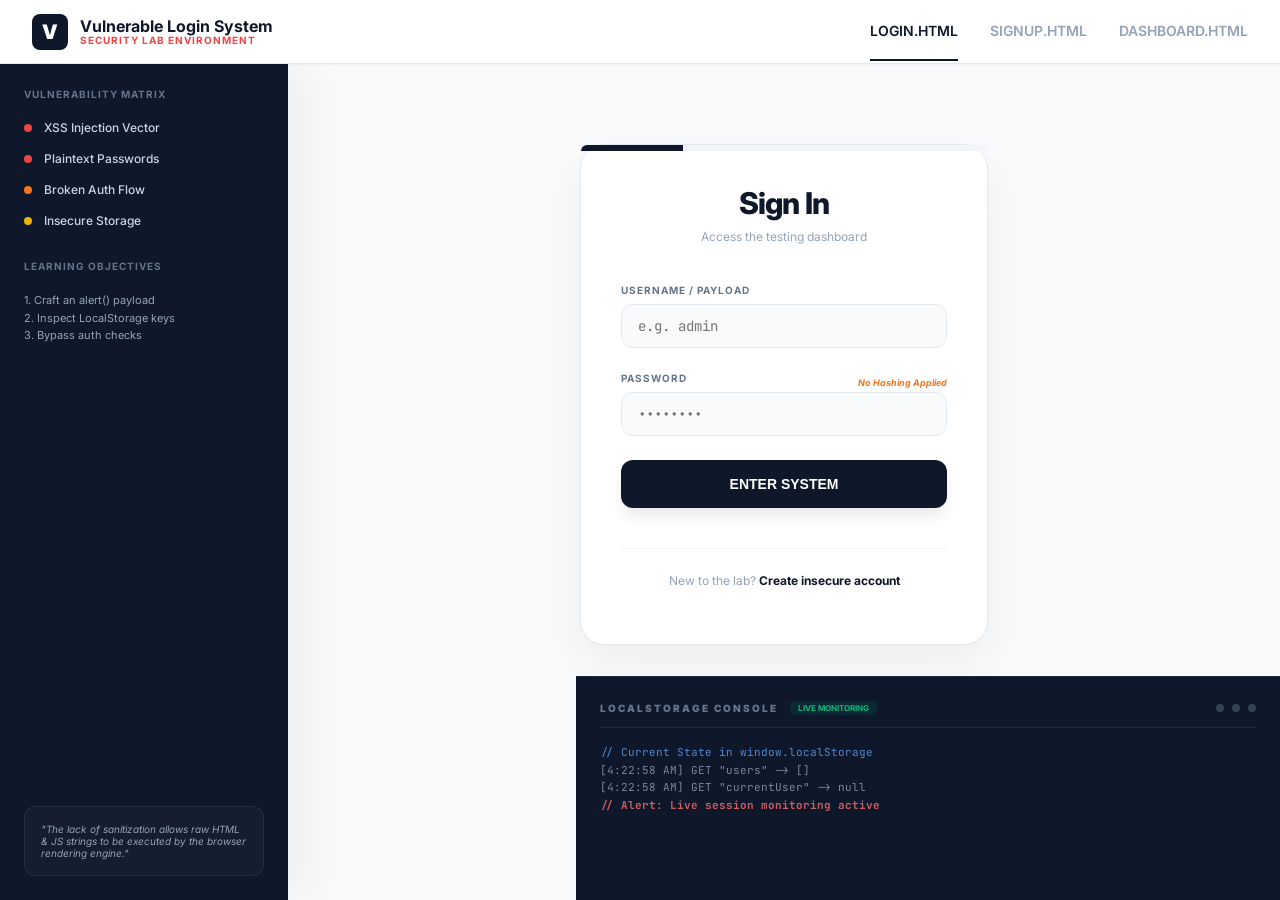
<file: index.html>
<!doctype html>
<html lang="en">
  <head>
    <meta charset="UTF-8" />
    <meta name="viewport" content="width=device-width, initial-scale=1.0" />
    <title>Vulnerable Login System</title>
    <meta http-equiv="refresh" content="0; url=login.html" />
  </head>
  <body>
    <p>Redirecting to <a href="login.html">login page</a>...</p>
    <script>
      window.location.href = "login.html";
    </script>
  </body>
</html>
</file>
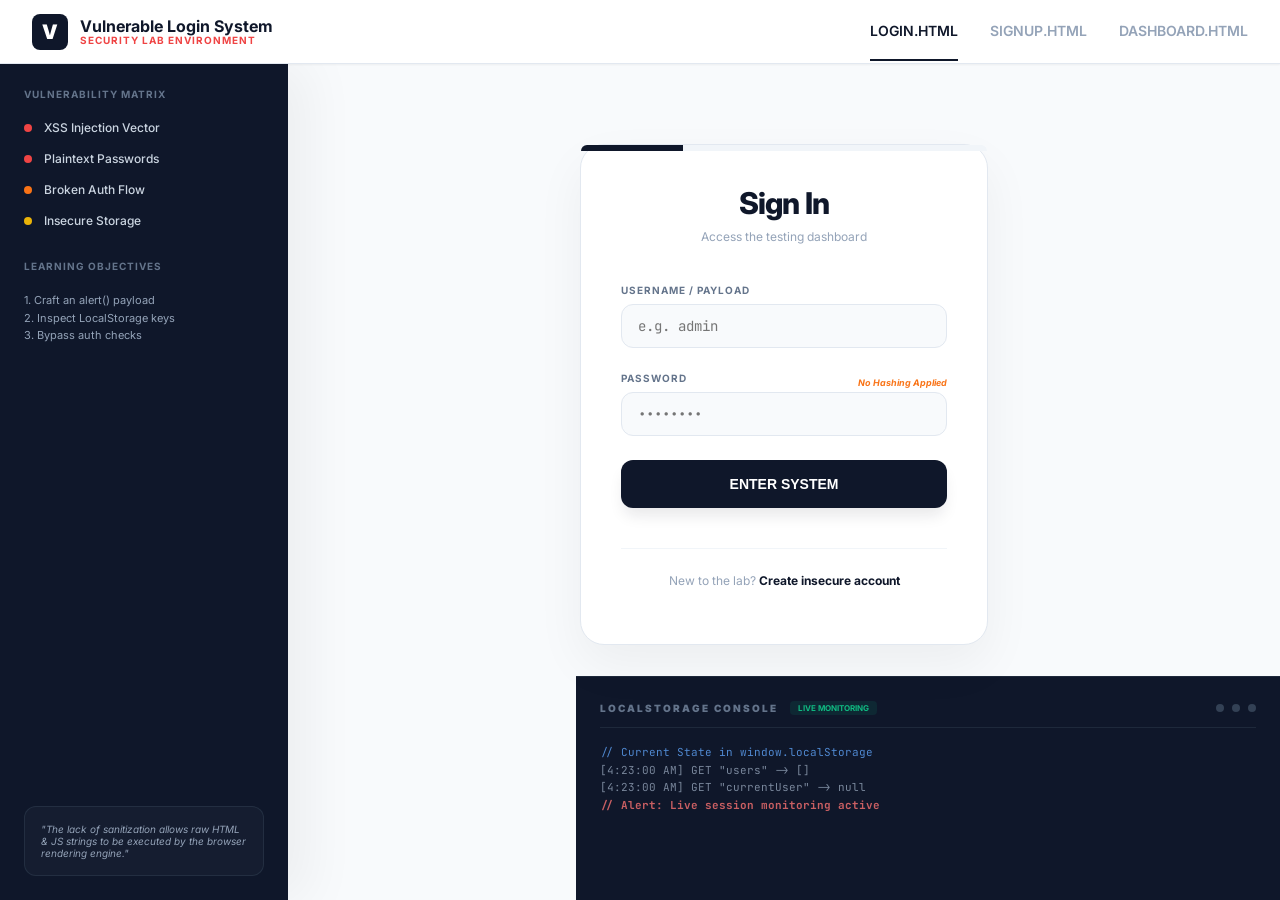
<file: dashboard.html>
<!DOCTYPE html>
<html lang="en">
<head>
    <meta charset="UTF-8">
    <meta name="viewport" content="width=device-width, initial-scale=1.0">
    <title>Dashboard - Vulnerable Login System</title>
    <link rel="stylesheet" href="style.css">
</head>
<body>
    <nav class="navbar">
        <div class="nav-brand">
            <div class="brand-icon">V</div>
            <div class="brand-text-wrapper">
                <span class="brand-name">Vulnerable Login System</span>
                <span class="brand-sub">Security Lab Environment</span>
            </div>
        </div>
        <div class="nav-links">
            <a href="login.html">LOGIN.HTML</a>
            <a href="signup.html">SIGNUP.HTML</a>
            <a href="dashboard.html" class="active">DASHBOARD.HTML</a>
        </div>
    </nav>

    <div class="app-layout">
        <aside class="sidebar">
            <div class="sidebar-section">
                <h3>Vulnerability Matrix</h3>
                <ul class="vuln-list">
                    <li class="vuln-item"><div class="dot red"></div>XSS Injection Vector</li>
                    <li class="vuln-item"><div class="dot red"></div>Plaintext Passwords</li>
                    <li class="vuln-item"><div class="dot orange"></div>Broken Auth Flow</li>
                    <li class="vuln-item"><div class="dot yellow"></div>Insecure Storage</li>
                </ul>
            </div>
            <div class="sidebar-section">
                <h3>Learning Objectives</h3>
                <p class="sidebar-note">1. Craft an alert() payload<br>2. Inspect LocalStorage keys<br>3. Bypass auth checks</p>
            </div>
            <div class="sidebar-quote">
                "The lack of sanitization allows raw HTML & JS strings to be executed by the browser rendering engine."
            </div>
        </aside>

        <main class="main-content">
            <div class="container" style="max-width: 800px;">
                <div class="dashboard-card">
                    <div class="dashboard-header">
                        <h1 id="welcomeMessage">Welcome, guest!</h1>
                        <button id="logoutBtn" class="btn-secondary">Logout</button>
                    </div>
                    
                    <section class="content">
                        <div style="display: flex; gap: 20px; flex-wrap: wrap;">
                            <div style="flex: 1; min-width: 250px;">
                                <h2>User Stats</h2>
                                <p style="margin: 10px 0;">Status: <span class="badge">Authenticated</span></p>
                                <p style="font-size: 14px; color: #64748b;">This environment allows you to test common vulnerabilities in a controlled lab setting.</p>
                            </div>
                            
                            <div style="flex: 1; min-width: 250px;">
                                <div class="dashboard-vuln-info">
                                    <h3>Security Warning</h3>
                                    <p style="font-size: 12px; margin-bottom: 10px;">This dashboard is intentionally insecure. Try the following:</p>
                                    <ul>
                                        <li><strong>Stored XSS:</strong> Sign up with a username like <code>&lt;script&gt;alert('XSS!')&lt;/script&gt;</code></li>
                                        <li><strong>Session Hijacking:</strong> Look at <code>localStorage</code> in console.</li>
                                        <li><strong>Plaintext storage:</strong> Users are stored as raw text.</li>
                                    </ul>
                                </div>
                            </div>
                        </div>
                    </section>
                </div>
            </div>

            <div class="console-monitor">
                <div class="console-header">
                    <div class="console-title">
                        <span class="console-label">LocalStorage Console</span>
                        <span class="live-badge">LIVE MONITORING</span>
                    </div>
                    <div class="console-dots">
                        <div class="console-dot"></div>
                        <div class="console-dot"></div>
                        <div class="console-dot"></div>
                    </div>
                </div>
                <div class="console-content">
                    <div class="log-blue">// Current State in window.localStorage</div>
                    <div id="consoleLog" class="log-slate">
                        [LIVE] Listening for storage events...
                    </div>
                </div>
            </div>
        </main>
    </div>
    <script src="script.js"></script>
    <script>
        // Inline script to handle direct dashboard logic
        document.addEventListener('DOMContentLoaded', () => {
            const currentUser = localStorage.getItem('currentUser');
            if (!currentUser) {
                window.location.href = 'login.html';
                return;
            }
            
            // INTENTIONALLY VULNERABLE: Using innerHTML allows XSS
            document.getElementById('welcomeMessage').innerHTML = `Welcome, ${currentUser}!`;
        });

        // Simple console log simulator for the UI
        function updateConsole() {
            const log = document.getElementById('consoleLog');
            if (!log) return;
            const users = localStorage.getItem('users') || '[]';
            const current = localStorage.getItem('currentUser') || 'null';
            log.innerHTML = `
                <div class="log-slate">[${new Date().toLocaleTimeString()}] GET "users" -> ${users}</div>
                <div class="log-slate">[${new Date().toLocaleTimeString()}] GET "currentUser" -> ${current}</div>
                <div class="log-white mt-3">// Alert: Rendering component with unescaped data: "${current}"</div>
            `;
        }
        setInterval(updateConsole, 2000);
        updateConsole();
    </script>
</body>
</html>
</file>
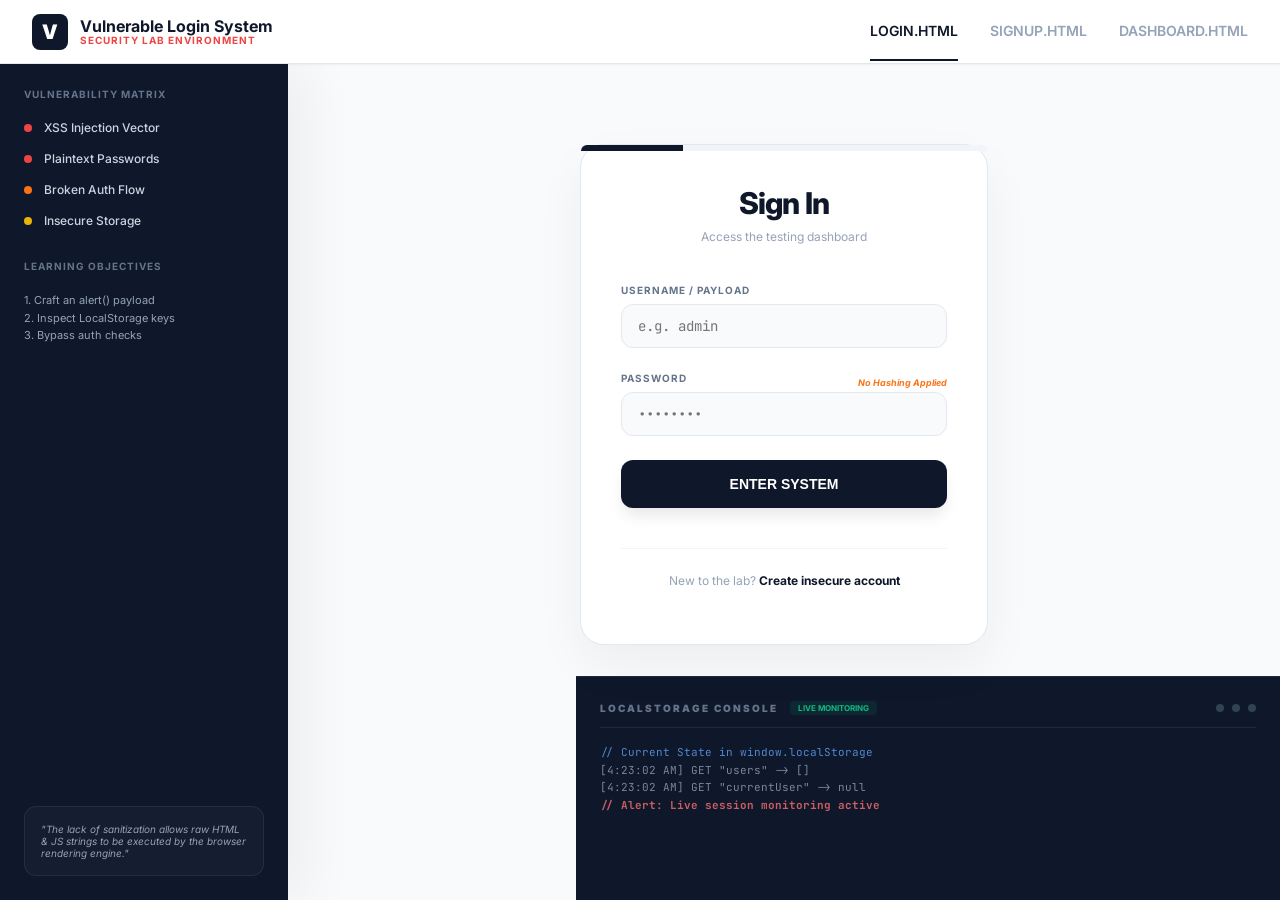
<file: login.html>
<!DOCTYPE html>
<html lang="en">
<head>
    <meta charset="UTF-8">
    <meta name="viewport" content="width=device-width, initial-scale=1.0">
    <title>Login - Vulnerable Login System</title>
    <link rel="stylesheet" href="style.css">
</head>
<body>
    <nav class="navbar">
        <div class="nav-brand">
            <div class="brand-icon">V</div>
            <div class="brand-text-wrapper">
                <span class="brand-name">Vulnerable Login System</span>
                <span class="brand-sub">Security Lab Environment</span>
            </div>
        </div>
        <div class="nav-links">
            <a href="login.html" class="active">LOGIN.HTML</a>
            <a href="signup.html">SIGNUP.HTML</a>
            <a href="dashboard.html">DASHBOARD.HTML</a>
        </div>
    </nav>

    <div class="app-layout">
        <aside class="sidebar">
            <div class="sidebar-section">
                <h3>Vulnerability Matrix</h3>
                <ul class="vuln-list">
                    <li class="vuln-item"><div class="dot red"></div>XSS Injection Vector</li>
                    <li class="vuln-item"><div class="dot red"></div>Plaintext Passwords</li>
                    <li class="vuln-item"><div class="dot orange"></div>Broken Auth Flow</li>
                    <li class="vuln-item"><div class="dot yellow"></div>Insecure Storage</li>
                </ul>
            </div>
            <div class="sidebar-section">
                <h3>Learning Objectives</h3>
                <p class="sidebar-note">1. Craft an alert() payload<br>2. Inspect LocalStorage keys<br>3. Bypass auth checks</p>
            </div>
            <div class="sidebar-quote">
                "The lack of sanitization allows raw HTML & JS strings to be executed by the browser rendering engine."
            </div>
        </aside>

        <main class="main-content">
            <div class="container">
                <div class="form-card">
                    <div class="card-progress"></div>
                    <h1>Sign In</h1>
                    <p class="subtitle">Access the testing dashboard</p>
                    
                    <!-- Login Form -->
                    <form id="loginForm">
                        <div class="form-group">
                            <label>Username / Payload</label>
                            <input type="text" id="username" placeholder="e.g. admin" required>
                        </div>
                        <div class="form-group">
                            <div class="label-row">
                                <label>Password</label>
                                <span class="label-badge">No Hashing Applied</span>
                            </div>
                            <input type="password" id="password" placeholder="••••••••" required>
                        </div>
                        <button type="submit" class="btn-primary">ENTER SYSTEM</button>
                    </form>
                    
                    <p class="footer-link">New to the lab? <a href="signup.html">Create insecure account</a></p>
                    
                    <div id="message" class="message"></div>
                </div>
            </div>

            <div class="console-monitor">
                <div class="console-header">
                    <div class="console-title">
                        <span class="console-label">LocalStorage Console</span>
                        <span class="live-badge">LIVE MONITORING</span>
                    </div>
                    <div class="console-dots">
                        <div class="console-dot"></div>
                        <div class="console-dot"></div>
                        <div class="console-dot"></div>
                    </div>
                </div>
                <div class="console-content">
                    <div class="log-blue">// Current State in window.localStorage</div>
                    <div id="consoleLog" class="log-slate">
                        [LIVE] Listening for storage events...
                    </div>
                </div>
            </div>
        </main>
    </div>
    <script src="script.js"></script>
    <script>
        // Simple console log simulator for the UI
        function updateConsole() {
            const log = document.getElementById('consoleLog');
            if (!log) return;
            const users = localStorage.getItem('users') || '[]';
            const current = localStorage.getItem('currentUser') || 'null';
            log.innerHTML = `
                <div class="log-slate">[${new Date().toLocaleTimeString()}] GET "users" -> ${users}</div>
                <div class="log-slate">[${new Date().toLocaleTimeString()}] GET "currentUser" -> ${current}</div>
                <div class="log-red mt-3">// Alert: Live session monitoring active</div>
            `;
        }
        setInterval(updateConsole, 2000);
        updateConsole();
    </script>
</body>
</html>
</file>
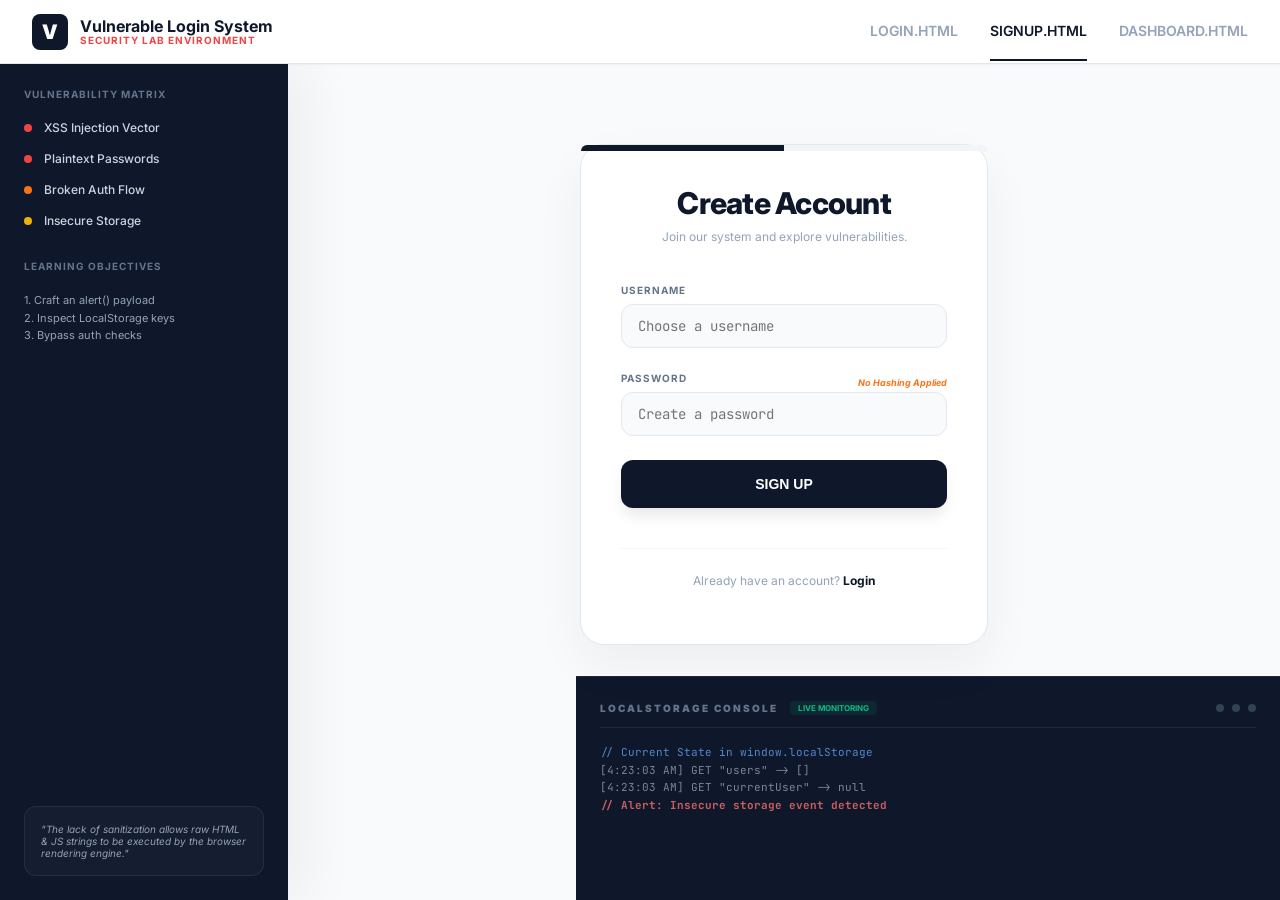
<file: signup.html>
<!DOCTYPE html>
<html lang="en">
<head>
    <meta charset="UTF-8">
    <meta name="viewport" content="width=device-width, initial-scale=1.0">
    <title>Sign Up - Vulnerable Login System</title>
    <link rel="stylesheet" href="style.css">
</head>
<body>
    <nav class="navbar">
        <div class="nav-brand">
            <div class="brand-icon">V</div>
            <div class="brand-text-wrapper">
                <span class="brand-name">Vulnerable Login System</span>
                <span class="brand-sub">Security Lab Environment</span>
            </div>
        </div>
        <div class="nav-links">
            <a href="login.html">LOGIN.HTML</a>
            <a href="signup.html" class="active">SIGNUP.HTML</a>
            <a href="dashboard.html">DASHBOARD.HTML</a>
        </div>
    </nav>

    <div class="app-layout">
        <aside class="sidebar">
            <div class="sidebar-section">
                <h3>Vulnerability Matrix</h3>
                <ul class="vuln-list">
                    <li class="vuln-item"><div class="dot red"></div>XSS Injection Vector</li>
                    <li class="vuln-item"><div class="dot red"></div>Plaintext Passwords</li>
                    <li class="vuln-item"><div class="dot orange"></div>Broken Auth Flow</li>
                    <li class="vuln-item"><div class="dot yellow"></div>Insecure Storage</li>
                </ul>
            </div>
            <div class="sidebar-section">
                <h3>Learning Objectives</h3>
                <p class="sidebar-note">1. Craft an alert() payload<br>2. Inspect LocalStorage keys<br>3. Bypass auth checks</p>
            </div>
            <div class="sidebar-quote">
                "The lack of sanitization allows raw HTML & JS strings to be executed by the browser rendering engine."
            </div>
        </aside>

        <main class="main-content">
            <div class="container">
                <div class="form-card">
                    <div class="card-progress" style="width: 50%"></div>
                    <h1>Create Account</h1>
                    <p class="subtitle">Join our system and explore vulnerabilities.</p>
                    
                    <!-- Signup Form -->
                    <form id="signupForm">
                        <div class="form-group">
                            <label>Username</label>
                            <input type="text" id="username" placeholder="Choose a username" required>
                        </div>
                        <div class="form-group">
                            <div class="label-row">
                                <label>Password</label>
                                <span class="label-badge">No Hashing Applied</span>
                            </div>
                            <input type="password" id="password" placeholder="Create a password" required>
                        </div>
                        <button type="submit" class="btn-primary">SIGN UP</button>
                    </form>
                    
                    <p class="footer-link">Already have an account? <a href="login.html">Login</a></p>
                    
                    <div id="message" class="message"></div>
                </div>
            </div>

            <div class="console-monitor">
                <div class="console-header">
                    <div class="console-title">
                        <span class="console-label">LocalStorage Console</span>
                        <span class="live-badge">LIVE MONITORING</span>
                    </div>
                    <div class="console-dots">
                        <div class="console-dot"></div>
                        <div class="console-dot"></div>
                        <div class="console-dot"></div>
                    </div>
                </div>
                <div class="console-content">
                    <div class="log-blue">// Current State in window.localStorage</div>
                    <div id="consoleLog" class="log-slate">
                        [LIVE] Listening for account creation...
                    </div>
                </div>
            </div>
        </main>
    </div>
    <script src="script.js"></script>
    <script>
        // Simple console log simulator for the UI
        function updateConsole() {
            const log = document.getElementById('consoleLog');
            if (!log) return;
            const users = localStorage.getItem('users') || '[]';
            const current = localStorage.getItem('currentUser') || 'null';
            log.innerHTML = `
                <div class="log-slate">[${new Date().toLocaleTimeString()}] GET "users" -> ${users}</div>
                <div class="log-slate">[${new Date().toLocaleTimeString()}] GET "currentUser" -> ${current}</div>
                <div class="log-red mt-3">// Alert: Insecure storage event detected</div>
            `;
        }
        setInterval(updateConsole, 2000);
        updateConsole();
    </script>
</body>
</html>
</file>
<file: style.css>
/* 
   Vulnerable Login System - Sleek Interface Theme
   Security Lab Aesthetic
*/

@import url('https://fonts.googleapis.com/css2?family=Inter:wght@400;500;600;700;800;900&family=JetBrains+Mono:wght@400;500&display=swap');

:root {
    --primary: #0f172a; /* slate-900 */
    --primary-hover: #1e293b; /* slate-800 */
    --bg-color: #f8fafc; /* slate-50 */
    --card-bg: #ffffff;
    --text-main: #0f172a;
    --text-muted: #64748b; /* slate-500 */
    --border-color: #e2e8f0; /* slate-200 */
    --accent-red: #ef4444;
    --accent-orange: #f97316;
    --accent-yellow: #eab308;
    --sidebar-bg: #0f172a;
}

* {
    box-sizing: border-box;
    margin: 0;
    padding: 0;
}

body {
    font-family: 'Inter', sans-serif;
    background-color: var(--bg-color);
    color: var(--text-main);
    height: 100vh;
    overflow: hidden;
    display: flex;
    flex-direction: column;
}

/* Layout Structure */
.app-layout {
    display: flex;
    flex: 1;
    overflow: hidden;
    position: relative;
}

/* Navbar */
.navbar {
    height: 64px;
    background: white;
    border-bottom: 1px solid var(--border-color);
    display: flex;
    align-items: center;
    justify-content: space-between;
    padding: 0 32px;
    flex-shrink: 0;
    box-shadow: 0 1px 2px 0 rgba(0, 0, 0, 0.05);
    z-index: 20;
}

.nav-brand {
    display: flex;
    align-items: center;
    gap: 12px;
}

.brand-icon {
    width: 36px;
    height: 36px;
    background: var(--sidebar-bg);
    border-radius: 8px;
    color: white;
    display: flex;
    align-items: center;
    justify-content: center;
    font-weight: 900;
    font-size: 20px;
}

.brand-text-wrapper {
    display: flex;
    flex-direction: column;
}

.brand-name {
    font-weight: 700;
    font-size: 16px;
    line-height: 1;
}

.brand-sub {
    font-size: 10px;
    color: var(--accent-red);
    font-weight: 700;
    text-transform: uppercase;
    letter-spacing: 0.1em;
}

.nav-links {
    display: flex;
    gap: 32px;
    font-size: 14px;
    font-weight: 600;
    color: #94a3b8;
}

.nav-links .active {
    color: var(--text-main);
    border-bottom: 2px solid var(--text-main);
    padding: 20px 0;
}

.nav-links span {
    padding: 20px 0;
    cursor: pointer;
}

.nav-links a {
    text-decoration: none;
    color: inherit;
    padding: 20px 0;
}

/* Sidebar */
.sidebar {
    width: 288px;
    background: var(--sidebar-bg);
    padding: 24px;
    display: flex;
    flex-direction: column;
    gap: 32px;
    flex-shrink: 0;
    box-shadow: 20px 0 50px rgba(0,0,0,0.05);
    z-index: 10;
}

.sidebar-section h3 {
    color: #64748b;
    font-size: 10px;
    font-weight: 700;
    text-transform: uppercase;
    letter-spacing: 0.1em;
    margin-bottom: 20px;
}

.vuln-list {
    list-style: none;
    display: flex;
    flex-direction: column;
    gap: 16px;
}

.vuln-item {
    display: flex;
    align-items: center;
    gap: 12px;
    color: #cbd5e1;
    font-size: 12px;
    font-weight: 500;
}

.dot {
    width: 8px;
    height: 8px;
    border-radius: 50%;
}

.dot.red { background: var(--accent-red); }
.dot.orange { background: var(--accent-orange); }
.dot.yellow { background: var(--accent-yellow); }

.sidebar-note {
    font-size: 11px;
    color: #94a3b8;
    line-height: 1.6;
}

.sidebar-quote {
    margin-top: auto;
    padding: 16px;
    background: rgba(30, 41, 59, 0.4);
    border: 1px solid rgba(51, 65, 85, 0.5);
    border-radius: 12px;
    font-size: 10px;
    color: #94a3b8;
    font-style: italic;
}

/* Main Content Wrapper */
.main-content {
    flex: 1;
    display: flex;
    flex-direction: column;
    align-items: center;
    padding-top: 80px;
    overflow: auto;
    position: relative;
    background: var(--bg-color);
}

.container {
    width: 100%;
    max-width: 448px;
    padding: 0 20px;
    z-index: 2;
}

/* Form Card */
.form-card {
    background: white;
    padding: 40px;
    border-radius: 24px;
    border: 1px solid var(--border-color);
    box-shadow: 0 20px 50px rgba(0,0,0,0.05);
    position: relative;
}

.form-card::before {
    content: '';
    position: absolute;
    top: 0;
    left: 0;
    width: 100%;
    height: 6px;
    background: #f1f5f9;
    border-radius: 24px 24px 0 0;
}

.card-progress {
    position: absolute;
    top: 0;
    left: 0;
    width: 25%;
    height: 6px;
    background: var(--primary);
    border-radius: 24px 0 0 0;
}

h1 {
    font-size: 30px;
    font-weight: 800;
    margin-bottom: 8px;
    text-align: center;
    letter-spacing: -0.025em;
}

.subtitle {
    color: #94a3b8;
    text-align: center;
    margin-bottom: 40px;
    font-size: 12px;
}

/* Forms */
.form-group {
    margin-bottom: 24px;
}

label {
    display: block;
    font-size: 10px;
    font-weight: 700;
    color: #64748b;
    text-transform: uppercase;
    letter-spacing: 0.1em;
    margin-bottom: 8px;
}

.label-row {
    display: flex;
    justify-content: space-between;
    align-items: center;
}

.label-badge {
    font-size: 9px;
    color: var(--accent-orange);
    font-weight: 700;
    font-style: italic;
}

input {
    width: 100%;
    padding: 12px 16px;
    background: #f8fafc;
    border: 1px solid var(--border-color);
    border-radius: 12px;
    font-size: 14px;
    font-family: 'JetBrains Mono', monospace;
    transition: all 0.2s;
}

input:focus {
    outline: none;
    box-shadow: 0 0 0 2px var(--primary);
}

.btn-primary {
    width: 100%;
    background-color: var(--primary);
    color: white;
    padding: 16px;
    border: none;
    border-radius: 12px;
    font-size: 14px;
    font-weight: 700;
    cursor: pointer;
    transition: all 0.2s;
    box-shadow: 0 10px 15px -3px rgba(15, 23, 42, 0.1);
}

.btn-primary:hover {
    background-color: var(--primary-hover);
    transform: translateY(-1px);
}

.footer-link {
    text-align: center;
    margin-top: 40px;
    padding-top: 24px;
    border-top: 1px solid #f1f5f9;
    font-size: 12px;
    color: #94a3b8;
}

.footer-link a {
    color: var(--primary);
    text-decoration: none;
    font-weight: 700;
}

.footer-link a:hover {
    text-decoration: underline;
}

/* Console monitor (Bottom) */
.console-monitor {
    position: absolute;
    bottom: 0;
    right: 0;
    width: calc(100% - 288px);
    height: 224px;
    background: var(--sidebar-bg);
    border-top: 1px solid #1e293b;
    padding: 24px;
    display: flex;
    flex-direction: column;
}

.console-header {
    display: flex;
    justify-content: space-between;
    align-items: center;
    margin-bottom: 16px;
    padding-bottom: 12px;
    border-bottom: 1px solid #1e293b;
}

.console-title {
    display: flex;
    align-items: center;
    gap: 12px;
}

.console-label {
    font-size: 10px;
    font-weight: 900;
    color: #64748b;
    text-transform: uppercase;
    letter-spacing: 0.2em;
}

.live-badge {
    padding: 2px 8px;
    background: rgba(16, 185, 129, 0.1);
    color: #10b981;
    font-size: 8px;
    font-weight: 700;
    border-radius: 4px;
}

.console-dots {
    display: flex;
    gap: 8px;
}

.console-dot {
    width: 8px;
    height: 8px;
    border-radius: 50%;
    background: #334155;
}

.console-content {
    font-family: 'JetBrains Mono', monospace;
    font-size: 11px;
    line-height: 1.6;
    overflow: hidden;
    opacity: 0.8;
}

.log-blue { color: #60a5fa; }
.log-slate { color: #94a3b8; }
.log-red { color: #f87171; font-weight: 700; }
.log-white { color: #e2e8f0; }

/* Dashboard Card */
.dashboard-card {
    background: white;
    padding: 40px;
    border-radius: 24px;
    border: 1px solid var(--border-color);
    box-shadow: 0 20px 50px rgba(0,0,0,0.05);
    width: 100%;
}

.dashboard-header {
    display: flex;
    justify-content: space-between;
    align-items: center;
    margin-bottom: 32px;
    padding-bottom: 24px;
    border-bottom: 1px solid #f1f5f9;
}

.dashboard-header h1 {
    text-align: left;
    margin-bottom: 0;
}

.btn-secondary {
    background: #f1f5f9;
    color: #475569;
    padding: 6px 16px;
    border: none;
    border-radius: 8px;
    font-size: 12px;
    font-weight: 700;
    cursor: pointer;
    transition: background 0.2s;
}

.btn-secondary:hover {
    background: #e2e8f0;
}

.dashboard-vuln-info {
    margin-top: 32px;
    padding: 16px;
    background: #fffaf0;
    border: 1px solid #fed7aa;
    border-radius: 12px;
}

.dashboard-vuln-info h3 {
    font-size: 14px;
    color: #9a3412;
    margin-bottom: 12px;
}

.dashboard-vuln-info ul {
    list-style: disc;
    margin-left: 20px;
    font-size: 12px;
    color: #475569;
}

.badge {
    background: #d1fae5;
    color: #064e3b;
    padding: 4px 8px;
    border-radius: 4px;
    font-size: 10px;
    font-weight: 800;
}

.message {
    margin-top: 16px;
    text-align: center;
    font-size: 13px;
    font-weight: 500;
}

.message.error { color: var(--accent-red); }
.message.success { color: #10b981; }
</file>
